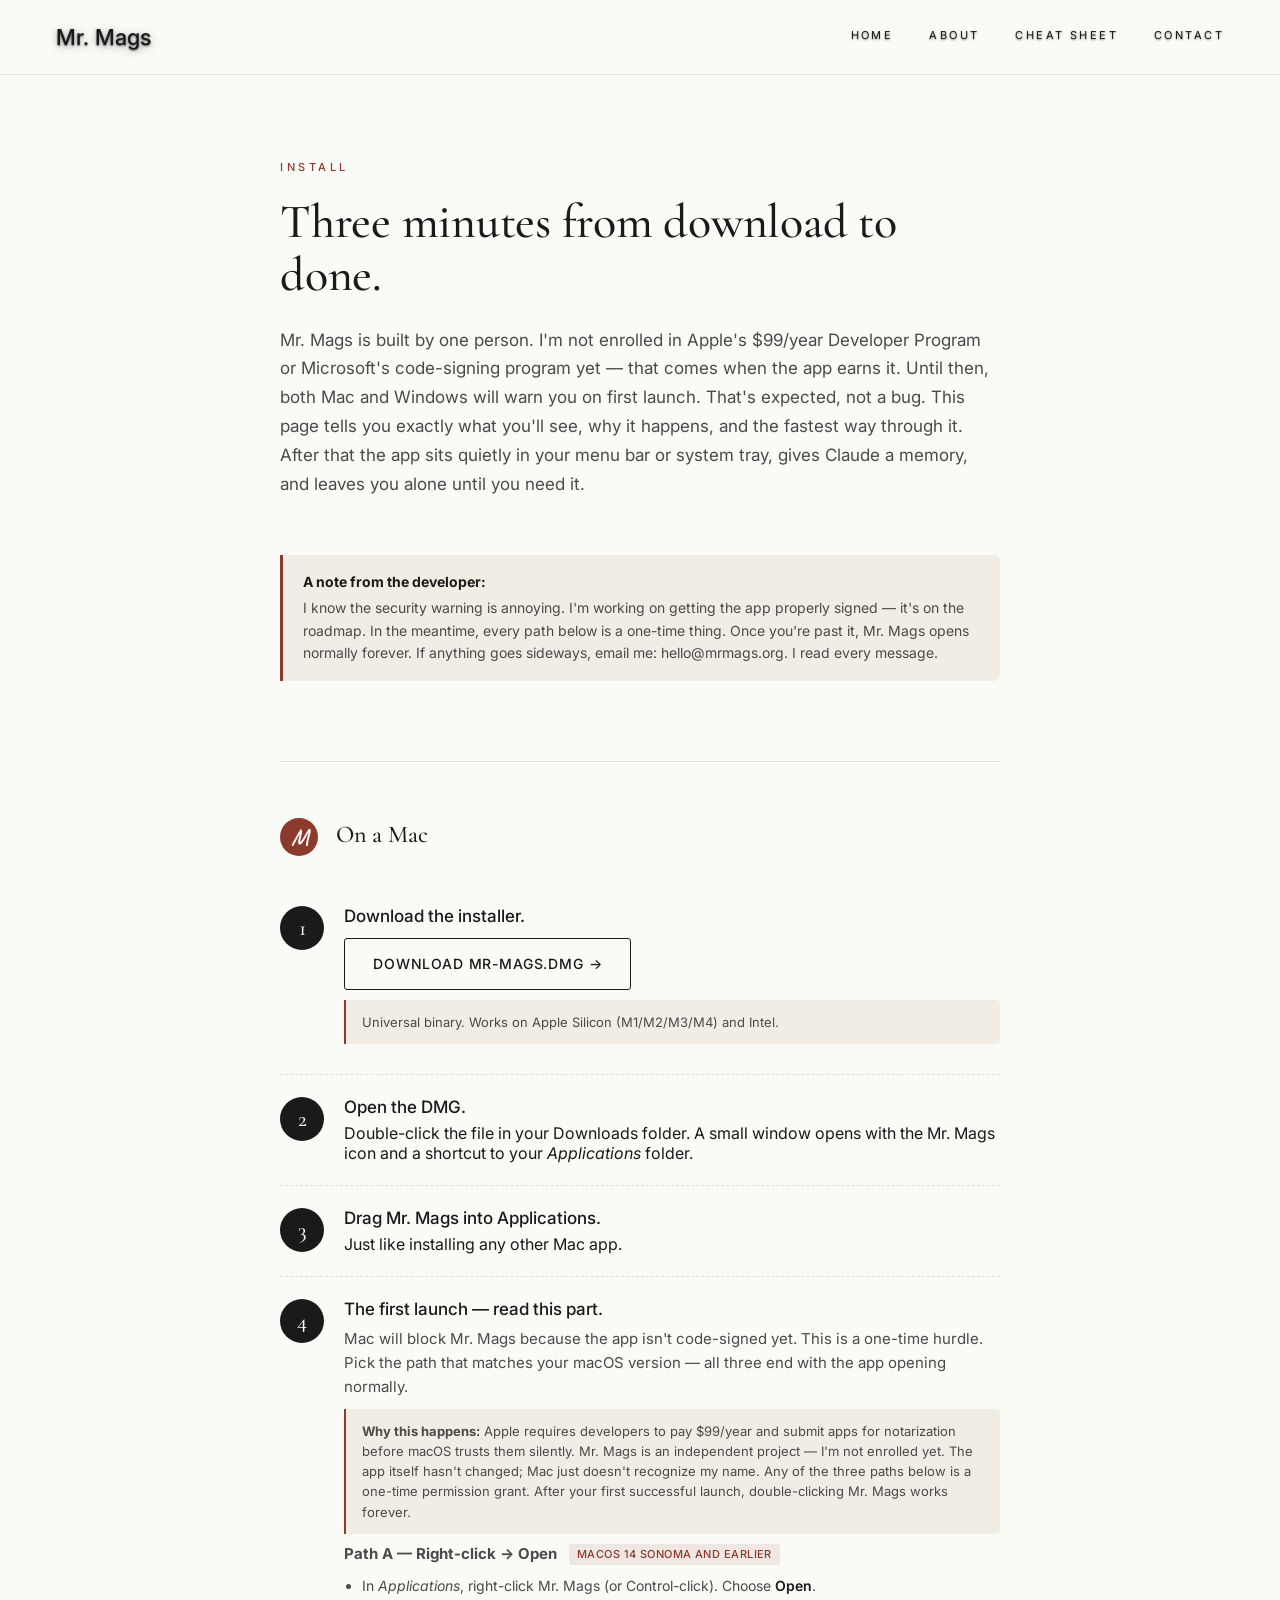
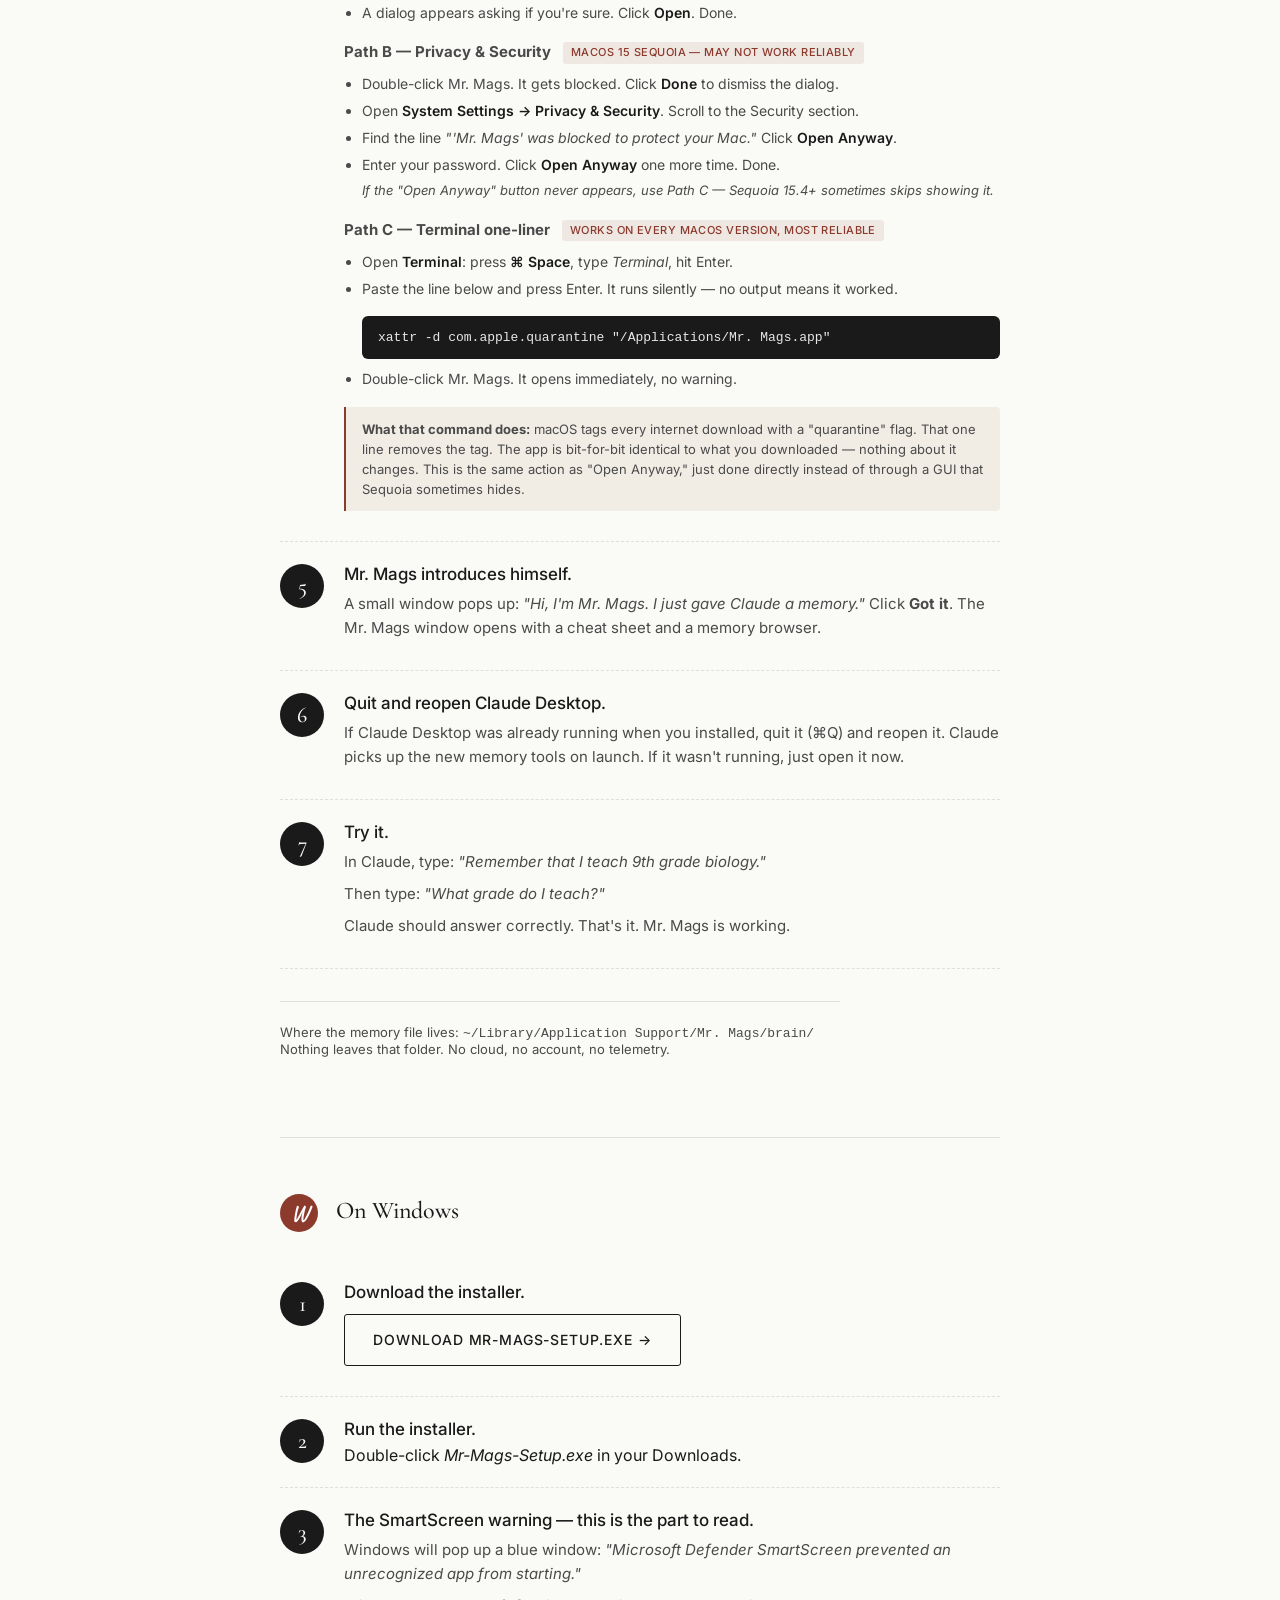
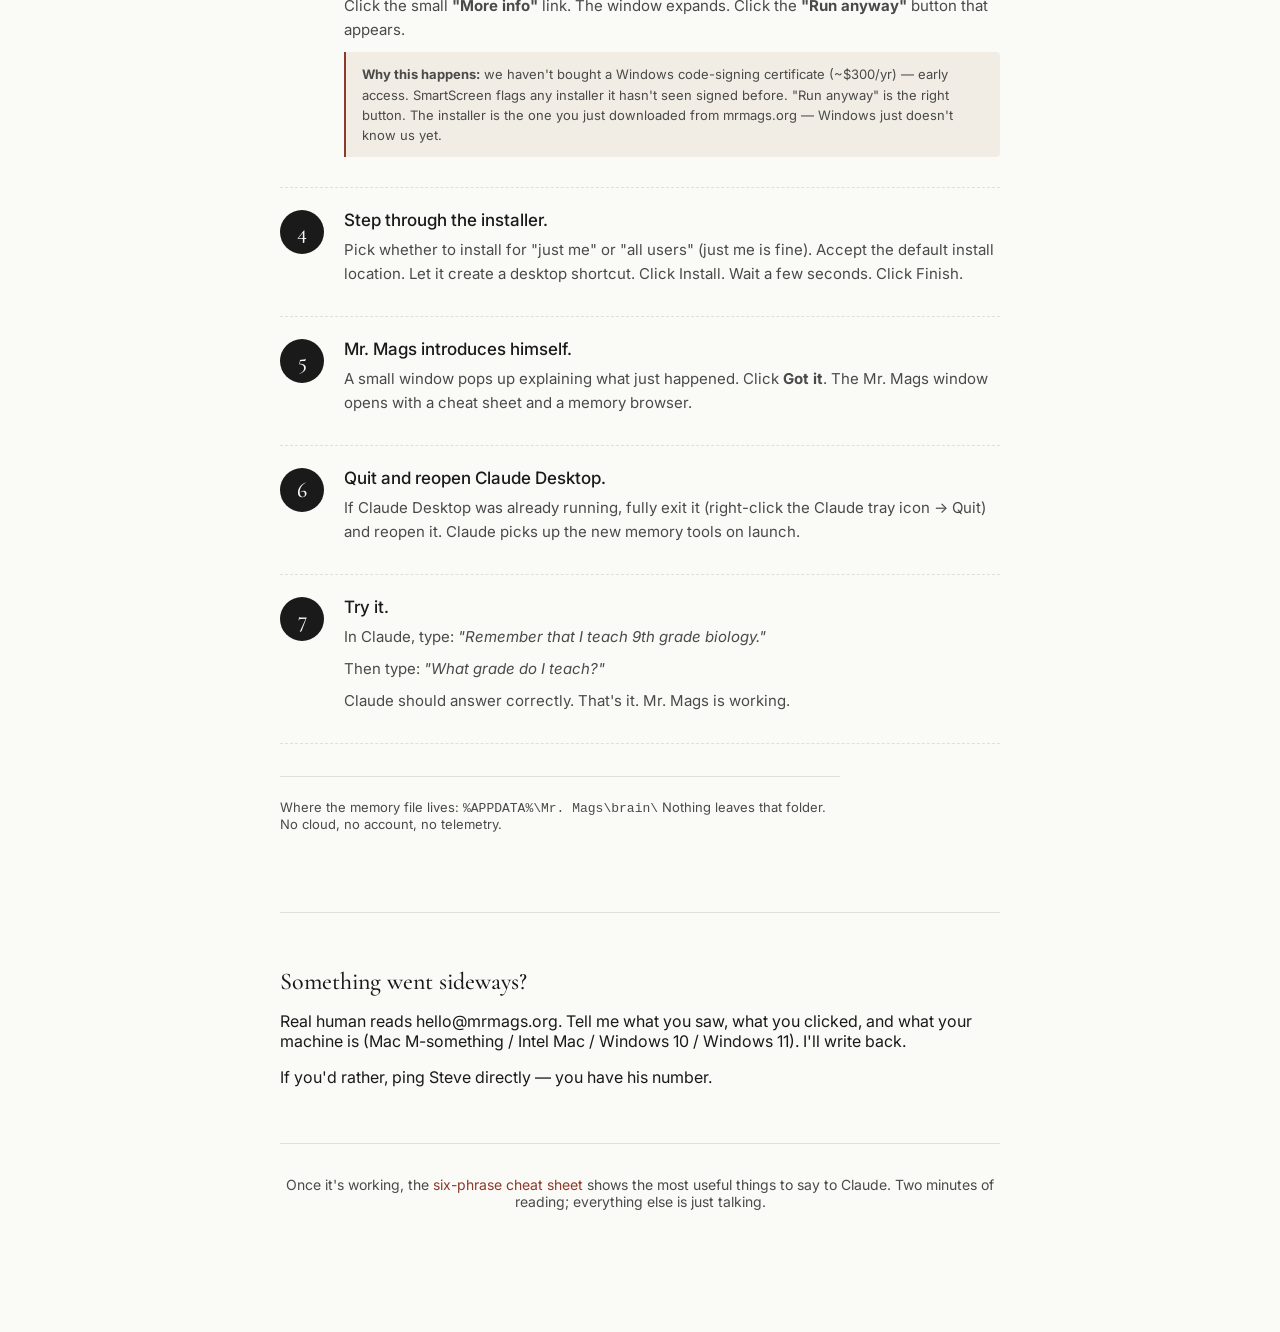
<file: install/index.html>
<!DOCTYPE html>
<html lang="en">
<head>
<meta charset="utf-8" />
<meta name="viewport" content="width=device-width, initial-scale=1" />
<title>Mr. Mags — Install</title>
<meta name="description" content="Step-by-step install for Mac and Windows. Free for everyone in early access." />
<link rel="icon" href="/favicon.ico" />
<link rel="preconnect" href="https://fonts.googleapis.com" />
<link rel="preconnect" href="https://fonts.gstatic.com" crossorigin />
<link rel="stylesheet" href="/assets/site.css?v=10" />
<link rel="stylesheet" href="/assets/start.css" />
</head>
<body class="start-body">

<header class="start-topbar">
  <a class="logo logo-dark" href="/" aria-label="Mr. Mags home">Mr. Mags</a>
  <nav class="nav nav-dark" aria-label="Primary">
    <a href="/">HOME</a>
    <a href="/#about">ABOUT</a>
    <a href="/start">CHEAT SHEET</a>
    <a href="mailto:hello@mrmags.org">CONTACT</a>
  </nav>
</header>

<main class="start-main">
  <div class="start-container">

    <span class="kicker">Install</span>
    <h1>Three minutes from download to done.</h1>
    <p class="lede">
      Mr. Mags is built by one person. I'm not enrolled in Apple's $99/year Developer Program or
      Microsoft's code-signing program yet — that comes when the app earns it. Until then, both Mac
      and Windows will warn you on first launch. That's expected, not a bug. This page tells you
      exactly what you'll see, why it happens, and the fastest way through it. After that the app
      sits quietly in your menu bar or system tray, gives Claude a memory, and leaves you alone
      until you need it.
    </p>

    <div class="solo-note">
      <strong>A note from the developer:</strong> I know the security warning is annoying.
      I'm working on getting the app properly signed — it's on the roadmap. In the meantime,
      every path below is a one-time thing. Once you're past it, Mr. Mags opens normally
      forever. If anything goes sideways, email me: <a href="mailto:hello@mrmags.org">hello@mrmags.org</a>.
      I read every message.
    </div>

    <hr class="rule" />

    <!-- ── MAC ──────────────────────────────────────────────── -->

    <section class="phrase-block">
      <h2><span class="num">M</span> On a Mac</h2>

      <ol class="install-steps">
        <li>
          <strong>Download the installer.</strong>
          <p>
            <a class="cta-link" href="/api/d/Mr-Mags.dmg">Download Mr-Mags.dmg →</a>
          </p>
          <p class="hint">Universal binary. Works on Apple Silicon (M1/M2/M3/M4) and Intel.</p>
        </li>

        <li>
          <strong>Open the DMG.</strong> Double-click the file in your Downloads folder. A small window
          opens with the Mr. Mags icon and a shortcut to your <em>Applications</em> folder.
        </li>

        <li>
          <strong>Drag Mr. Mags into Applications.</strong> Just like installing any other Mac app.
        </li>

        <li>
          <strong>The first launch — read this part.</strong>
          <p>
            Mac will block Mr. Mags because the app isn't code-signed yet. This is a one-time
            hurdle. Pick the path that matches your macOS version — all three end with the app
            opening normally.
          </p>

          <p class="hint">
            <strong>Why this happens:</strong> Apple requires developers to pay $99/year and submit
            apps for notarization before macOS trusts them silently. Mr. Mags is an independent
            project — I'm not enrolled yet. The app itself hasn't changed; Mac just doesn't
            recognize my name. Any of the three paths below is a one-time permission grant.
            After your first successful launch, double-clicking Mr. Mags works forever.
          </p>

          <p><strong>Path A — Right-click → Open</strong> <span class="path-badge">macOS 14 Sonoma and earlier</span></p>
          <ul class="sub-steps">
            <li>In <em>Applications</em>, right-click Mr. Mags (or Control-click). Choose <strong>Open</strong>.</li>
            <li>A dialog appears asking if you're sure. Click <strong>Open</strong>. Done.</li>
          </ul>

          <p><strong>Path B — Privacy &amp; Security</strong> <span class="path-badge">macOS 15 Sequoia — may not work reliably</span></p>
          <ul class="sub-steps">
            <li>Double-click Mr. Mags. It gets blocked. Click <strong>Done</strong> to dismiss the dialog.</li>
            <li>Open <strong>System Settings → Privacy &amp; Security</strong>. Scroll to the Security section.</li>
            <li>Find the line <em>"'Mr. Mags' was blocked to protect your Mac."</em> Click <strong>Open Anyway</strong>.</li>
            <li>Enter your password. Click <strong>Open Anyway</strong> one more time. Done.</li>
            <li class="hint-inline">If the "Open Anyway" button never appears, use Path C — Sequoia 15.4+ sometimes skips showing it.</li>
          </ul>

          <p><strong>Path C — Terminal one-liner</strong> <span class="path-badge">works on every macOS version, most reliable</span></p>
          <ul class="sub-steps">
            <li>Open <strong>Terminal</strong>: press <strong>⌘ Space</strong>, type <em>Terminal</em>, hit Enter.</li>
            <li>Paste the line below and press Enter. It runs silently — no output means it worked.</li>
          </ul>
          <pre class="terminal-cmd">xattr -d com.apple.quarantine "/Applications/Mr. Mags.app"</pre>
          <ul class="sub-steps">
            <li>Double-click Mr. Mags. It opens immediately, no warning.</li>
          </ul>
          <p class="hint">
            <strong>What that command does:</strong> macOS tags every internet download with a
            "quarantine" flag. That one line removes the tag. The app is bit-for-bit identical to
            what you downloaded — nothing about it changes. This is the same action as "Open
            Anyway," just done directly instead of through a GUI that Sequoia sometimes hides.
          </p>
        </li>

        <li>
          <strong>Mr. Mags introduces himself.</strong>
          <p>
            A small window pops up: <em>"Hi, I'm Mr. Mags. I just gave Claude a memory."</em> Click
            <strong>Got it</strong>. The Mr. Mags window opens with a cheat sheet and a memory browser.
          </p>
        </li>

        <li>
          <strong>Quit and reopen Claude Desktop.</strong>
          <p>
            If Claude Desktop was already running when you installed, quit it (⌘Q) and reopen it. Claude
            picks up the new memory tools on launch. If it wasn't running, just open it now.
          </p>
        </li>

        <li>
          <strong>Try it.</strong>
          <p>
            In Claude, type: <em>"Remember that I teach 9th grade biology."</em>
          </p>
          <p>
            Then type: <em>"What grade do I teach?"</em>
          </p>
          <p>
            Claude should answer correctly. That's it. Mr. Mags is working.
          </p>
        </li>
      </ol>

      <p class="aside small">
        Where the memory file lives: <code>~/Library/Application Support/Mr. Mags/brain/</code>
        Nothing leaves that folder. No cloud, no account, no telemetry.
      </p>
    </section>

    <hr class="rule" />

    <!-- ── WINDOWS ──────────────────────────────────────────── -->

    <section class="phrase-block">
      <h2><span class="num">W</span> On Windows</h2>

      <ol class="install-steps">
        <li>
          <strong>Download the installer.</strong>
          <p>
            <a class="cta-link" href="/api/d/Mr-Mags-Setup.exe">Download Mr-Mags-Setup.exe →</a>
          </p>
        </li>

        <li>
          <strong>Run the installer.</strong> Double-click <em>Mr-Mags-Setup.exe</em> in your Downloads.
        </li>

        <li>
          <strong>The SmartScreen warning — this is the part to read.</strong>
          <p>
            Windows will pop up a blue window: <em>"Microsoft Defender SmartScreen prevented an
            unrecognized app from starting."</em>
          </p>
          <p>
            Click the small <strong>"More info"</strong> link. The window expands. Click the
            <strong>"Run anyway"</strong> button that appears.
          </p>
          <p class="hint">
            <strong>Why this happens:</strong> we haven't bought a Windows code-signing certificate
            (~$300/yr) — early access. SmartScreen flags any installer it hasn't seen signed before.
            "Run anyway" is the right button. The installer is the one you just downloaded from
            mrmags.org — Windows just doesn't know us yet.
          </p>
        </li>

        <li>
          <strong>Step through the installer.</strong>
          <p>
            Pick whether to install for "just me" or "all users" (just me is fine). Accept the default
            install location. Let it create a desktop shortcut. Click Install. Wait a few seconds.
            Click Finish.
          </p>
        </li>

        <li>
          <strong>Mr. Mags introduces himself.</strong>
          <p>
            A small window pops up explaining what just happened. Click <strong>Got it</strong>. The
            Mr. Mags window opens with a cheat sheet and a memory browser.
          </p>
        </li>

        <li>
          <strong>Quit and reopen Claude Desktop.</strong>
          <p>
            If Claude Desktop was already running, fully exit it (right-click the Claude tray icon →
            Quit) and reopen it. Claude picks up the new memory tools on launch.
          </p>
        </li>

        <li>
          <strong>Try it.</strong>
          <p>
            In Claude, type: <em>"Remember that I teach 9th grade biology."</em>
          </p>
          <p>
            Then type: <em>"What grade do I teach?"</em>
          </p>
          <p>
            Claude should answer correctly. That's it. Mr. Mags is working.
          </p>
        </li>
      </ol>

      <p class="aside small">
        Where the memory file lives: <code>%APPDATA%\Mr. Mags\brain\</code>
        Nothing leaves that folder. No cloud, no account, no telemetry.
      </p>
    </section>

    <hr class="rule" />

    <section class="phrase-block">
      <h2>Something went sideways?</h2>
      <p>
        Real human reads <a href="mailto:hello@mrmags.org">hello@mrmags.org</a>. Tell me what you saw,
        what you clicked, and what your machine is (Mac M-something / Intel Mac / Windows 10 / Windows
        11). I'll write back.
      </p>
      <p>
        If you'd rather, ping Steve directly — you have his number.
      </p>
    </section>

    <p class="signoff">
      Once it's working, the <a href="/start">six-phrase cheat sheet</a> shows the most useful things to
      say to Claude. Two minutes of reading; everything else is just talking.
    </p>

  </div>
</main>

<style>
.install-steps {
  list-style: none;
  counter-reset: step;
  margin: 28px 0;
  padding: 0;
}

.install-steps > li {
  counter-increment: step;
  position: relative;
  padding: 22px 0 22px 64px;
  border-bottom: 1px dashed var(--rule);
}

.install-steps > li::before {
  content: counter(step);
  position: absolute;
  left: 0;
  top: 22px;
  width: 44px;
  height: 44px;
  background: var(--ink);
  color: var(--paper);
  border-radius: 50%;
  display: flex;
  align-items: center;
  justify-content: center;
  font-family: "Cormorant Garamond", serif;
  font-weight: 500;
  font-size: 22px;
}

.install-steps > li > strong {
  display: block;
  font-size: 17px;
  font-weight: 500;
  color: var(--ink);
  margin-bottom: 6px;
}

.install-steps > li > p {
  margin: 8px 0;
  font-size: 15px;
  line-height: 1.6;
  color: var(--ink-soft);
}

.install-steps > li > p em { font-style: italic; }

.install-steps .hint {
  margin-top: 10px;
  padding: 12px 16px;
  background: var(--paper-alt);
  border-left: 2px solid var(--accent);
  border-radius: 0 4px 4px 0;
  font-size: 13px;
  line-height: 1.55;
  color: var(--ink-soft);
}

.install-steps code {
  font-family: "SF Mono", Menlo, Consolas, monospace;
  font-size: 12px;
  background: rgba(140, 58, 44, 0.08);
  padding: 2px 6px;
  border-radius: 3px;
  color: var(--ink);
}

.sub-steps {
  margin: 8px 0 16px 18px;
  padding: 0;
  list-style: disc;
  font-size: 14px;
  line-height: 1.65;
  color: var(--ink-soft);
}

.sub-steps li {
  margin: 4px 0;
}

.sub-steps li em { font-style: italic; }
.sub-steps li strong { font-weight: 600; color: var(--ink); }

.phrase-block h2 .num {
  display: inline-block;
  width: 38px;
  height: 38px;
  background: var(--accent);
  color: #fff;
  border-radius: 50%;
  font-family: "Caveat", cursive;
  font-weight: 600;
  font-size: 24px;
  text-align: center;
  line-height: 38px;
  margin-right: 12px;
  vertical-align: middle;
}

.cta-link[href$=".dmg"],
.cta-link[href$=".exe"] {
  font-family: "Inter", sans-serif;
  font-size: 14px;
  letter-spacing: 0.06em;
  margin-top: 4px;
}

.solo-note {
  margin: 24px 0 32px;
  padding: 16px 20px;
  background: var(--paper-alt);
  border-left: 3px solid var(--accent);
  border-radius: 0 6px 6px 0;
  font-size: 14px;
  line-height: 1.6;
  color: var(--ink-soft);
}

.solo-note strong {
  color: var(--ink);
  display: block;
  margin-bottom: 4px;
}

.path-badge {
  display: inline-block;
  font-size: 11px;
  font-family: "Inter", sans-serif;
  font-weight: 500;
  letter-spacing: 0.04em;
  text-transform: uppercase;
  background: rgba(140, 58, 44, 0.1);
  color: var(--accent);
  padding: 2px 8px;
  border-radius: 3px;
  margin-left: 8px;
  vertical-align: middle;
}

.hint-inline {
  font-size: 13px;
  color: var(--ink-soft);
  font-style: italic;
  list-style: none;
  margin-top: 6px;
}

.terminal-cmd {
  font-family: "SF Mono", Menlo, Consolas, monospace;
  font-size: 13px;
  background: #1a1a1a;
  color: #e8e8e8;
  padding: 12px 16px;
  border-radius: 6px;
  margin: 8px 0 8px 18px;
  overflow-x: auto;
  white-space: pre;
  line-height: 1.5;
}
</style>

</body>
</html>
</file>
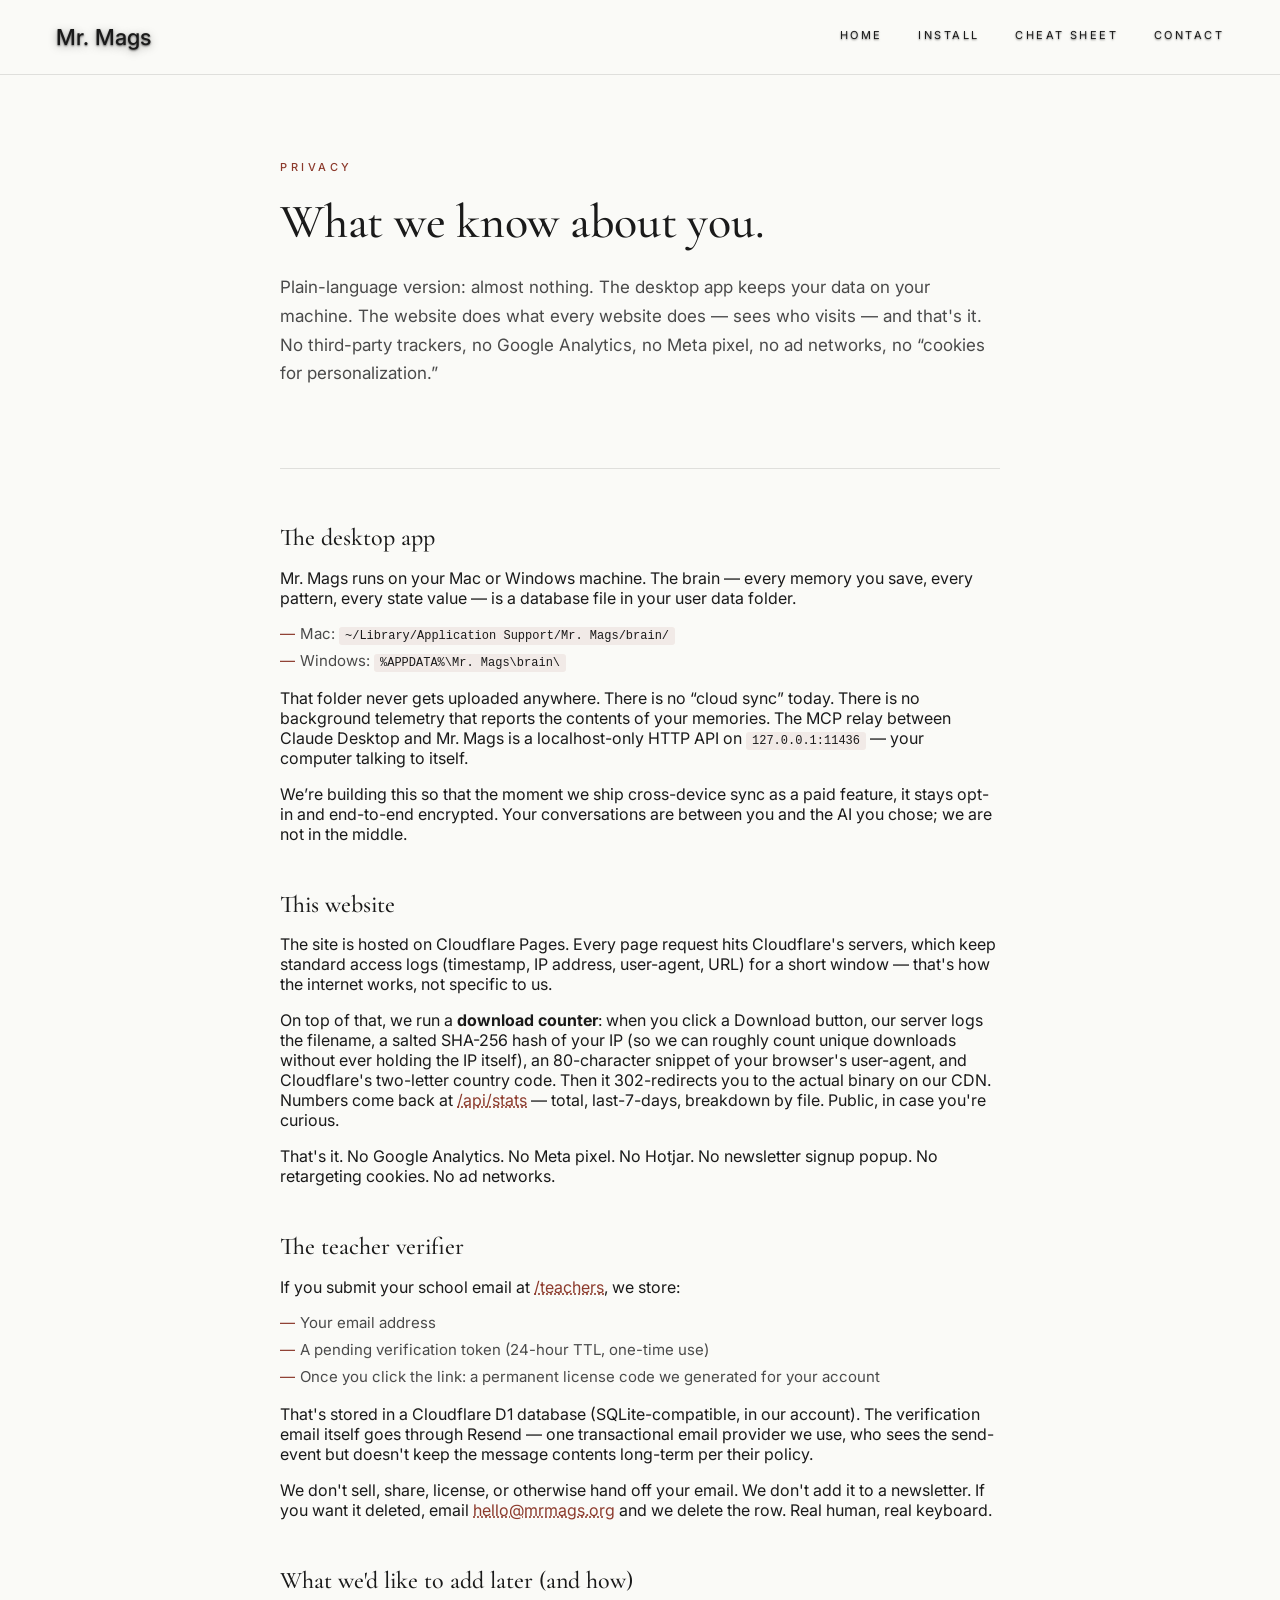
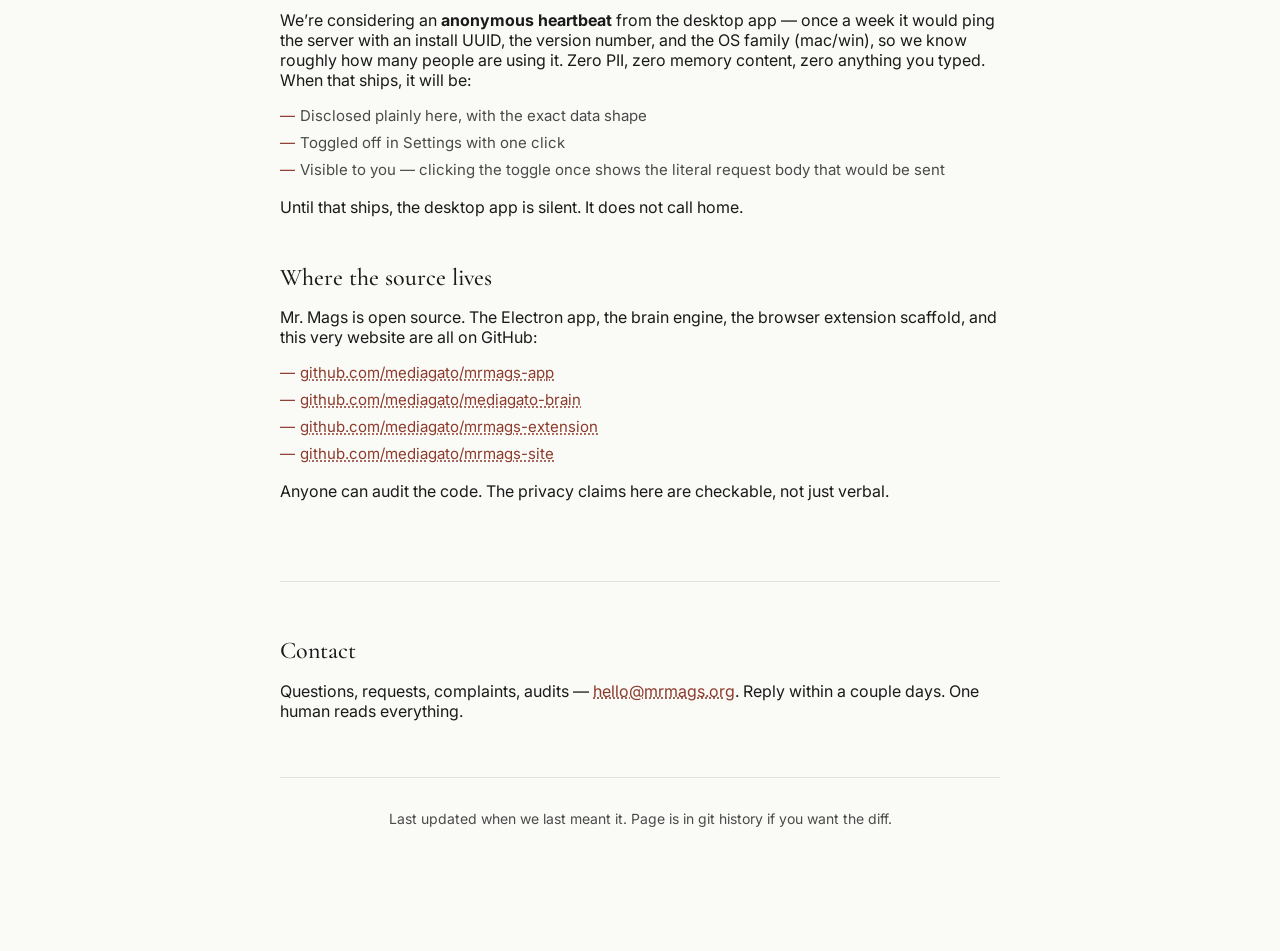
<file: privacy/index.html>
<!DOCTYPE html>
<html lang="en">
<head>
<meta charset="utf-8" />
<meta name="viewport" content="width=device-width, initial-scale=1" />
<title>Mr. Mags — Privacy</title>
<meta name="description" content="What we collect (almost nothing), what we don't (your conversations), and why." />
<link rel="icon" href="/favicon.ico" />
<link rel="preconnect" href="https://fonts.googleapis.com" />
<link rel="preconnect" href="https://fonts.gstatic.com" crossorigin />
<link rel="stylesheet" href="/assets/site.css?v=10" />
<link rel="stylesheet" href="/assets/start.css" />
</head>
<body class="start-body">

<header class="start-topbar">
  <a class="logo logo-dark" href="/" aria-label="Mr. Mags home">Mr. Mags</a>
  <nav class="nav nav-dark" aria-label="Primary">
    <a href="/">HOME</a>
    <a href="/install">INSTALL</a>
    <a href="/start">CHEAT SHEET</a>
    <a href="mailto:hello@mrmags.org">CONTACT</a>
  </nav>
</header>

<main class="start-main">
  <div class="start-container">

    <span class="kicker">Privacy</span>
    <h1>What we know about you.</h1>
    <p class="lede">
      Plain-language version: almost nothing. The desktop app keeps your data on your machine. The
      website does what every website does — sees who visits — and that's it. No third-party trackers,
      no Google Analytics, no Meta pixel, no ad networks, no &ldquo;cookies for personalization.&rdquo;
    </p>

    <hr class="rule" />

    <section class="phrase-block">
      <h2>The desktop app</h2>
      <p>
        Mr. Mags runs on your Mac or Windows machine. The brain — every memory you save, every pattern,
        every state value — is a database file in your user data folder.
      </p>
      <ul class="plain-list">
        <li>Mac: <code>~/Library/Application Support/Mr. Mags/brain/</code></li>
        <li>Windows: <code>%APPDATA%\Mr. Mags\brain\</code></li>
      </ul>
      <p>
        That folder never gets uploaded anywhere. There is no &ldquo;cloud sync&rdquo; today. There is no
        background telemetry that reports the contents of your memories. The MCP relay between Claude
        Desktop and Mr. Mags is a localhost-only HTTP API on <code>127.0.0.1:11436</code> — your computer
        talking to itself.
      </p>
      <p class="aside-line">
        We&rsquo;re building this so that the moment we ship cross-device sync as a paid feature, it
        stays opt-in and end-to-end encrypted. Your conversations are between you and the AI you chose;
        we are not in the middle.
      </p>
    </section>

    <section class="phrase-block">
      <h2>This website</h2>
      <p>
        The site is hosted on Cloudflare Pages. Every page request hits Cloudflare's servers, which keep
        standard access logs (timestamp, IP address, user-agent, URL) for a short window — that's how the
        internet works, not specific to us.
      </p>
      <p>
        On top of that, we run a <strong>download counter</strong>: when you click a Download button, our
        server logs the filename, a salted SHA-256 hash of your IP (so we can roughly count unique
        downloads without ever holding the IP itself), an 80-character snippet of your browser's
        user-agent, and Cloudflare's two-letter country code. Then it 302-redirects you to the actual
        binary on our CDN. Numbers come back at <a href="/api/stats">/api/stats</a> — total, last-7-days,
        breakdown by file. Public, in case you're curious.
      </p>
      <p>
        That's it. No Google Analytics. No Meta pixel. No Hotjar. No newsletter signup popup. No
        retargeting cookies. No ad networks.
      </p>
    </section>

    <section class="phrase-block">
      <h2>The teacher verifier</h2>
      <p>
        If you submit your school email at <a href="/teachers">/teachers</a>, we store:
      </p>
      <ul class="plain-list">
        <li>Your email address</li>
        <li>A pending verification token (24-hour TTL, one-time use)</li>
        <li>Once you click the link: a permanent license code we generated for your account</li>
      </ul>
      <p>
        That's stored in a Cloudflare D1 database (SQLite-compatible, in our account). The verification
        email itself goes through Resend — one transactional email provider we use, who sees the
        send-event but doesn't keep the message contents long-term per their policy.
      </p>
      <p>
        We don't sell, share, license, or otherwise hand off your email. We don't add it to a newsletter.
        If you want it deleted, email <a href="mailto:hello@mrmags.org">hello@mrmags.org</a> and we
        delete the row. Real human, real keyboard.
      </p>
    </section>

    <section class="phrase-block">
      <h2>What we'd like to add later (and how)</h2>
      <p>
        We&rsquo;re considering an <strong>anonymous heartbeat</strong> from the desktop app — once
        a week it would ping the server with an install UUID, the version number, and the OS family
        (mac/win), so we know roughly how many people are using it. Zero PII, zero memory content, zero
        anything you typed. When that ships, it will be:
      </p>
      <ul class="plain-list">
        <li>Disclosed plainly here, with the exact data shape</li>
        <li>Toggled off in Settings with one click</li>
        <li>Visible to you — clicking the toggle once shows the literal request body that would be sent</li>
      </ul>
      <p>
        Until that ships, the desktop app is silent. It does not call home.
      </p>
    </section>

    <section class="phrase-block">
      <h2>Where the source lives</h2>
      <p>
        Mr. Mags is open source. The Electron app, the brain engine, the browser extension scaffold,
        and this very website are all on GitHub:
      </p>
      <ul class="plain-list">
        <li><a href="https://github.com/mediagato/mrmags-app">github.com/mediagato/mrmags-app</a></li>
        <li><a href="https://github.com/mediagato/mediagato-brain">github.com/mediagato/mediagato-brain</a></li>
        <li><a href="https://github.com/mediagato/mrmags-extension">github.com/mediagato/mrmags-extension</a></li>
        <li><a href="https://github.com/mediagato/mrmags-site">github.com/mediagato/mrmags-site</a></li>
      </ul>
      <p>
        Anyone can audit the code. The privacy claims here are checkable, not just verbal.
      </p>
    </section>

    <hr class="rule" />

    <section class="phrase-block">
      <h2>Contact</h2>
      <p>
        Questions, requests, complaints, audits — <a href="mailto:hello@mrmags.org">hello@mrmags.org</a>.
        Reply within a couple days. One human reads everything.
      </p>
    </section>

    <p class="signoff">
      Last updated when we last meant it. Page is in git history if you want the diff.
    </p>

  </div>
</main>

<style>
.plain-list {
  list-style: none;
  margin: 0 0 18px;
  padding-left: 0;
}
.plain-list li {
  font-size: 15px;
  color: var(--ink-soft);
  margin: 0 0 8px;
  padding-left: 20px;
  position: relative;
}
.plain-list li::before {
  content: "—";
  position: absolute;
  left: 0;
  color: var(--accent);
}
.plain-list code {
  font-family: "SF Mono", Menlo, Consolas, monospace;
  font-size: 12px;
  background: rgba(140, 58, 44, 0.08);
  padding: 2px 6px;
  border-radius: 3px;
  color: var(--ink);
}
.plain-list a {
  color: var(--accent);
  text-decoration: underline;
  text-decoration-style: dotted;
}
.plain-list a:hover {
  text-decoration-style: solid;
}
.phrase-block code {
  font-family: "SF Mono", Menlo, Consolas, monospace;
  font-size: 12px;
  background: rgba(140, 58, 44, 0.08);
  padding: 2px 6px;
  border-radius: 3px;
}
.phrase-block a {
  color: var(--accent);
  text-decoration: underline;
  text-decoration-style: dotted;
}
.phrase-block a:hover { text-decoration-style: solid; }
</style>

</body>
</html>
</file>
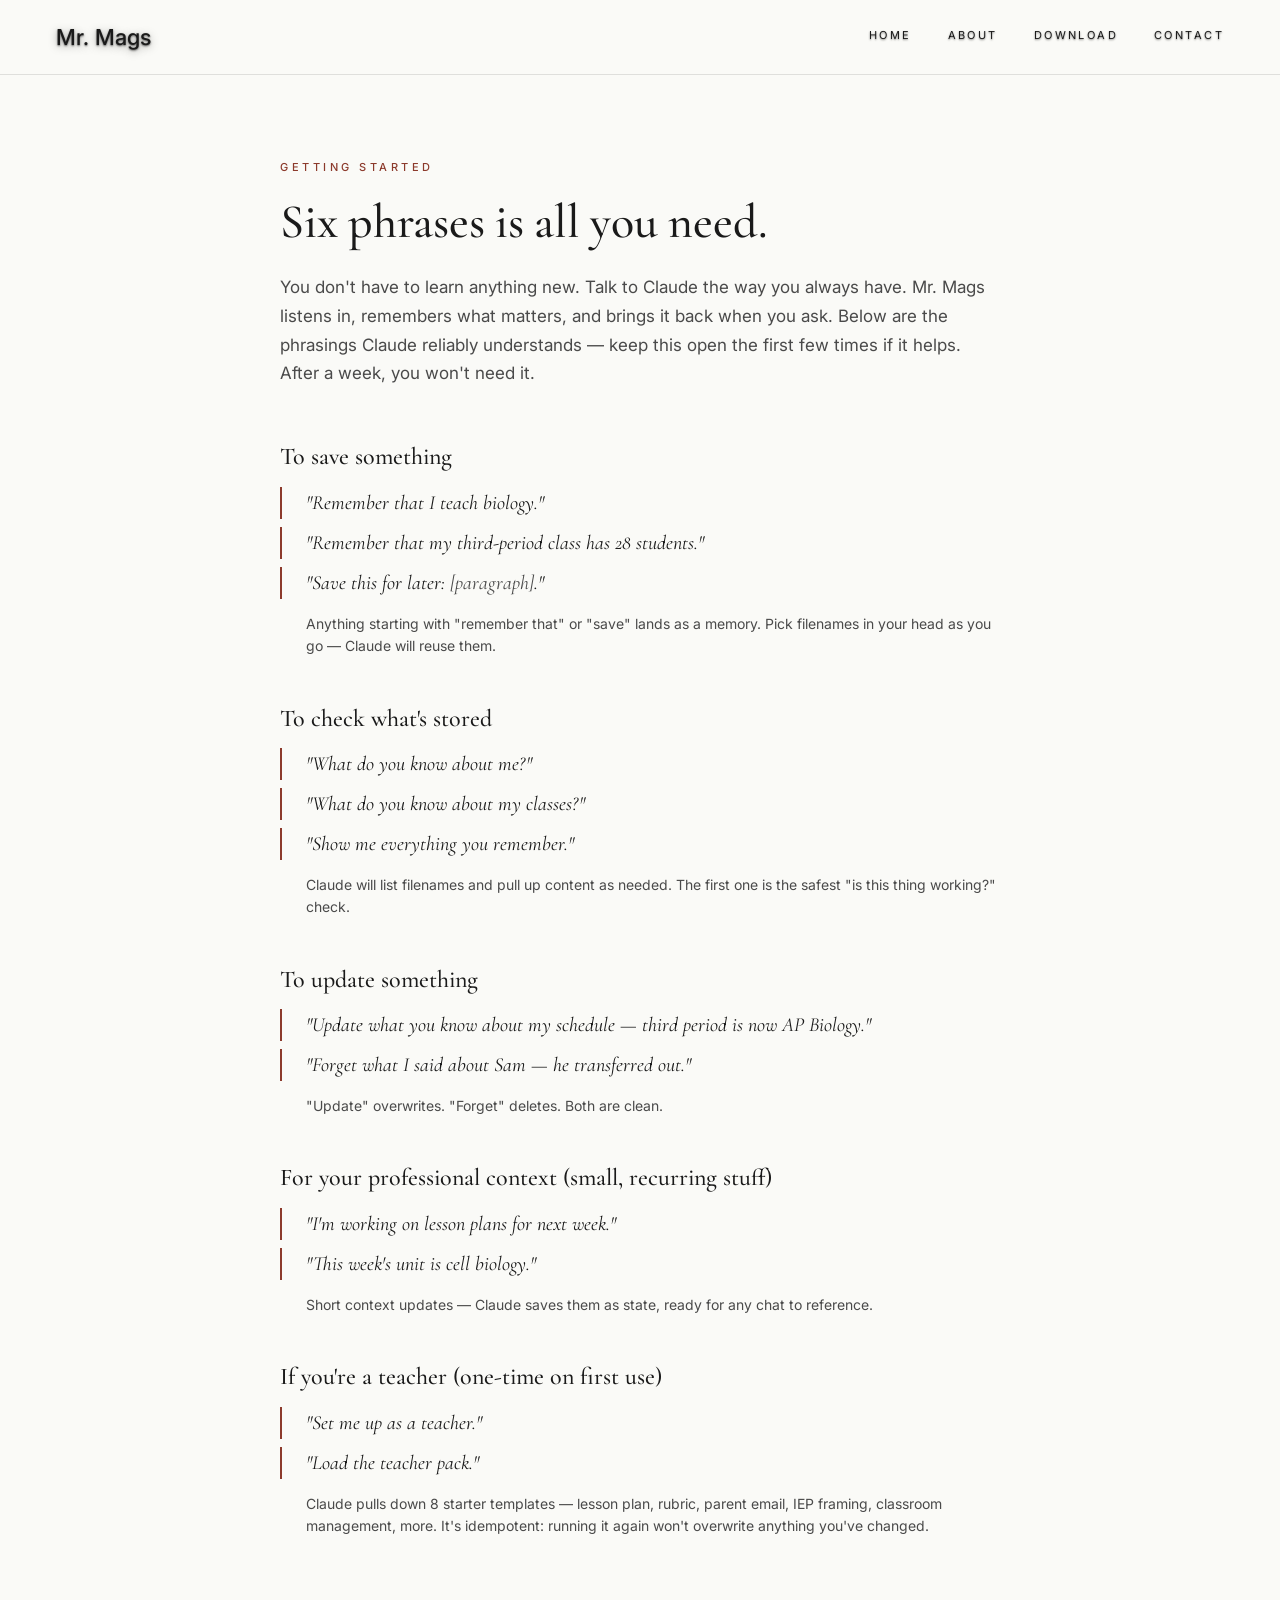
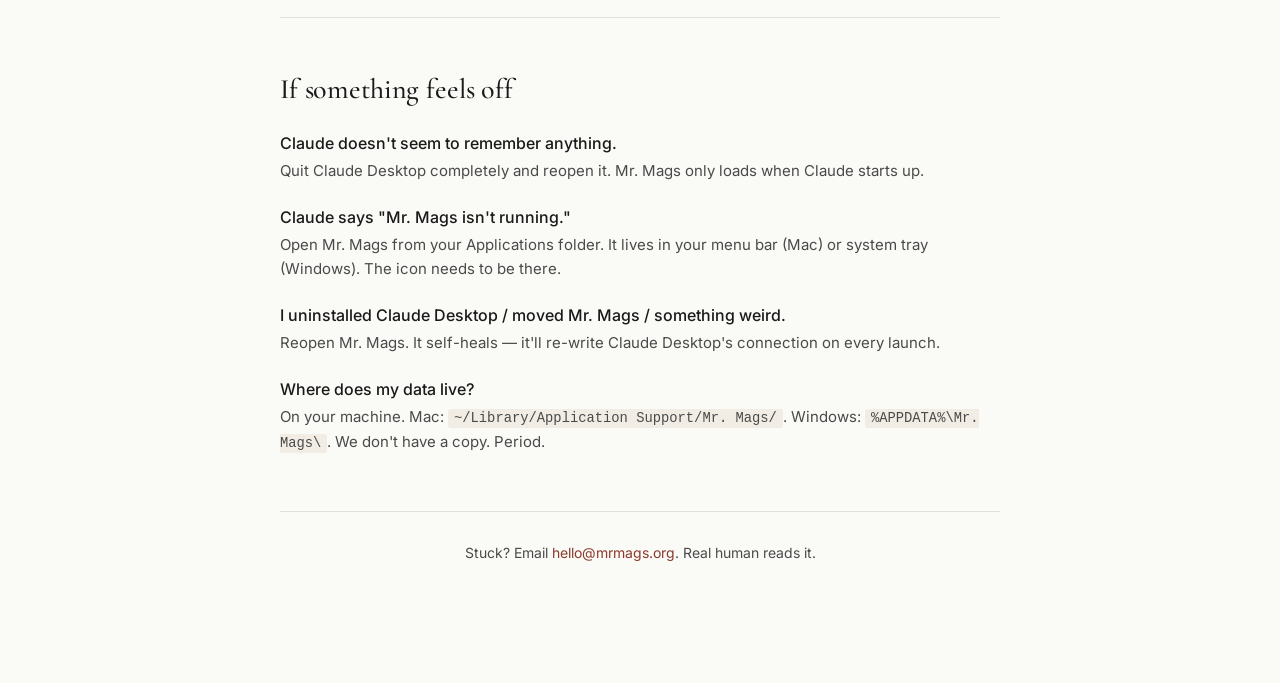
<file: start/index.html>
<!DOCTYPE html>
<html lang="en">
<head>
<meta charset="utf-8" />
<meta name="viewport" content="width=device-width, initial-scale=1" />
<title>Mr. Mags — How to use it</title>
<meta name="description" content="A one-page guide to talking with Claude through Mr. Mags. Six phrases is all you need." />
<link rel="icon" href="/favicon.ico" />
<link rel="preconnect" href="https://fonts.googleapis.com" />
<link rel="preconnect" href="https://fonts.gstatic.com" crossorigin />
<link rel="stylesheet" href="/assets/site.css" />
<link rel="stylesheet" href="/assets/start.css" />
</head>
<body class="start-body">

<header class="start-topbar">
  <a class="logo logo-dark" href="/" aria-label="Mr. Mags home">Mr. Mags</a>
  <nav class="nav nav-dark" aria-label="Primary">
    <a href="/">HOME</a>
    <a href="/#about">ABOUT</a>
    <a href="/#download">DOWNLOAD</a>
    <a href="mailto:hello@mrmags.org">CONTACT</a>
  </nav>
</header>

<main class="start-main">
  <div class="start-container">

    <span class="kicker">Getting started</span>
    <h1>Six phrases is all you need.</h1>
    <p class="lede">
      You don't have to learn anything new. Talk to Claude the way you always have. Mr. Mags listens
      in, remembers what matters, and brings it back when you ask. Below are the phrasings Claude
      reliably understands — keep this open the first few times if it helps. After a week, you won't
      need it.
    </p>

    <section class="phrase-block">
      <h2>To save something</h2>
      <p class="phrase">"Remember that I teach biology."</p>
      <p class="phrase">"Remember that my third-period class has 28 students."</p>
      <p class="phrase">"Save this for later: <em>[paragraph]</em>."</p>
      <p class="meta">Anything starting with "remember that" or "save" lands as a memory. Pick filenames in your head as you go — Claude will reuse them.</p>
    </section>

    <section class="phrase-block">
      <h2>To check what's stored</h2>
      <p class="phrase">"What do you know about me?"</p>
      <p class="phrase">"What do you know about my classes?"</p>
      <p class="phrase">"Show me everything you remember."</p>
      <p class="meta">Claude will list filenames and pull up content as needed. The first one is the safest "is this thing working?" check.</p>
    </section>

    <section class="phrase-block">
      <h2>To update something</h2>
      <p class="phrase">"Update what you know about my schedule — third period is now AP Biology."</p>
      <p class="phrase">"Forget what I said about Sam — he transferred out."</p>
      <p class="meta">"Update" overwrites. "Forget" deletes. Both are clean.</p>
    </section>

    <section class="phrase-block">
      <h2>For your professional context (small, recurring stuff)</h2>
      <p class="phrase">"I'm working on lesson plans for next week."</p>
      <p class="phrase">"This week's unit is cell biology."</p>
      <p class="meta">Short context updates — Claude saves them as state, ready for any chat to reference.</p>
    </section>

    <section class="phrase-block">
      <h2>If you're a teacher (one-time on first use)</h2>
      <p class="phrase">"Set me up as a teacher."</p>
      <p class="phrase">"Load the teacher pack."</p>
      <p class="meta">Claude pulls down 8 starter templates — lesson plan, rubric, parent email, IEP framing, classroom management, more. It's idempotent: running it again won't overwrite anything you've changed.</p>
    </section>

    <hr class="rule" />

    <section class="troubleshoot">
      <h2>If something feels off</h2>
      <dl>
        <dt>Claude doesn't seem to remember anything.</dt>
        <dd>Quit Claude Desktop completely and reopen it. Mr. Mags only loads when Claude starts up.</dd>

        <dt>Claude says "Mr. Mags isn't running."</dt>
        <dd>Open Mr. Mags from your Applications folder. It lives in your menu bar (Mac) or system tray (Windows). The icon needs to be there.</dd>

        <dt>I uninstalled Claude Desktop / moved Mr. Mags / something weird.</dt>
        <dd>Reopen Mr. Mags. It self-heals — it'll re-write Claude Desktop's connection on every launch.</dd>

        <dt>Where does my data live?</dt>
        <dd>On your machine. Mac: <code>~/Library/Application Support/Mr. Mags/</code>. Windows: <code>%APPDATA%\Mr. Mags\</code>. We don't have a copy. Period.</dd>
      </dl>
    </section>

    <p class="signoff">
      Stuck? Email <a href="mailto:hello@mrmags.org">hello@mrmags.org</a>. Real human reads it.
    </p>

  </div>
</main>

</body>
</html>
</file>
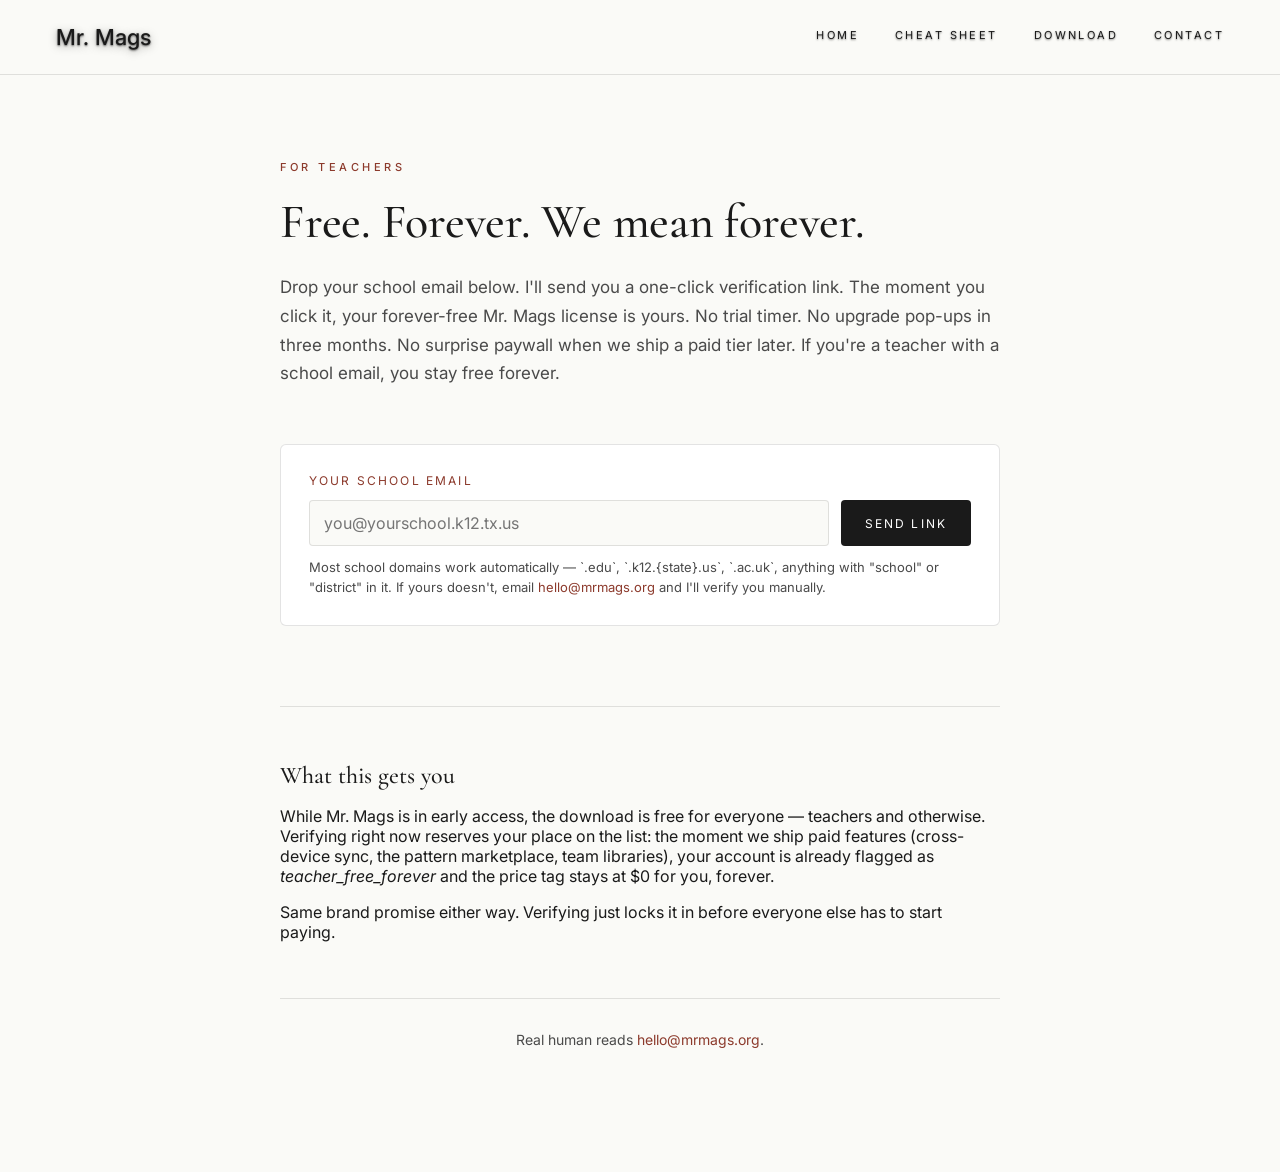
<file: teachers/index.html>
<!DOCTYPE html>
<html lang="en">
<head>
<meta charset="utf-8" />
<meta name="viewport" content="width=device-width, initial-scale=1" />
<title>Mr. Mags — Free for Teachers, Forever.</title>
<meta name="description" content="Verify your school email and your forever-free Mr. Mags license is yours. No expiry, no fine print." />
<link rel="icon" href="/favicon.ico" />
<link rel="preconnect" href="https://fonts.googleapis.com" />
<link rel="preconnect" href="https://fonts.gstatic.com" crossorigin />
<link rel="stylesheet" href="/assets/site.css?v=10" />
<link rel="stylesheet" href="/assets/start.css" />
</head>
<body class="start-body">

<header class="start-topbar">
  <a class="logo logo-dark" href="/" aria-label="Mr. Mags home">Mr. Mags</a>
  <nav class="nav nav-dark" aria-label="Primary">
    <a href="/">HOME</a>
    <a href="/start">CHEAT SHEET</a>
    <a href="/#download">DOWNLOAD</a>
    <a href="mailto:hello@mrmags.org">CONTACT</a>
  </nav>
</header>

<main class="start-main">
  <div class="start-container">

    <span class="kicker">For Teachers</span>
    <h1>Free. Forever. We mean forever.</h1>
    <p class="lede">
      Drop your school email below. I'll send you a one-click verification link. The moment
      you click it, your forever-free Mr. Mags license is yours. No trial timer. No upgrade
      pop-ups in three months. No surprise paywall when we ship a paid tier later. If you're
      a teacher with a school email, you stay free forever.
    </p>

    <form class="teacher-form" id="form">
      <label for="email">Your school email</label>
      <div class="form-row">
        <input id="email" type="email" name="email" placeholder="you@yourschool.k12.tx.us" required autocomplete="email" />
        <button type="submit">Send link</button>
      </div>
      <p class="hint">Most school domains work automatically — `.edu`, `.k12.{state}.us`, `.ac.uk`, anything with "school" or "district" in it. If yours doesn't, email <a href="mailto:hello@mrmags.org">hello@mrmags.org</a> and I'll verify you manually.</p>
    </form>

    <div id="result" class="result" hidden></div>

    <hr class="rule" />

    <section class="phrase-block">
      <h2>What this gets you</h2>
      <p>
        While Mr. Mags is in early access, the download is free for everyone — teachers and otherwise.
        Verifying right now reserves your place on the list: the moment we ship paid features
        (cross-device sync, the pattern marketplace, team libraries), your account is already flagged
        as <em>teacher_free_forever</em> and the price tag stays at $0 for you, forever.
      </p>
      <p>
        Same brand promise either way. Verifying just locks it in before everyone else has to start
        paying.
      </p>
    </section>

    <p class="signoff">
      Real human reads <a href="mailto:hello@mrmags.org">hello@mrmags.org</a>.
    </p>

  </div>
</main>

<style>
.teacher-form {
  margin: 36px 0 24px;
  background: #fff;
  border: 1px solid var(--rule);
  border-radius: 6px;
  padding: 28px;
}

.teacher-form label {
  display: block;
  font-size: 12px;
  letter-spacing: 0.18em;
  text-transform: uppercase;
  color: var(--accent);
  margin-bottom: 12px;
}

.form-row {
  display: flex;
  gap: 12px;
  align-items: stretch;
  margin-bottom: 12px;
}

.form-row input {
  flex: 1;
  padding: 12px 14px;
  border: 1px solid var(--rule);
  border-radius: 4px;
  font: inherit;
  font-size: 16px;
  color: var(--ink);
  background: #fafaf7;
}

.form-row input:focus {
  outline: 2px solid var(--accent);
  outline-offset: -2px;
  background: #fff;
}

.form-row button {
  padding: 12px 24px;
  background: var(--ink);
  color: #fff;
  border: 0;
  border-radius: 4px;
  font: inherit;
  font-size: 12px;
  letter-spacing: 0.18em;
  text-transform: uppercase;
  cursor: pointer;
}

.form-row button:hover { background: var(--accent); }
.form-row button:disabled { opacity: 0.4; cursor: progress; }

.hint {
  font-size: 13px;
  line-height: 1.5;
  color: var(--ink-soft);
  margin: 0;
}

.hint a { color: var(--accent); }

.result {
  margin: 0 0 24px;
  padding: 16px 20px;
  border-radius: 4px;
  font-size: 15px;
  line-height: 1.5;
}
.result.success { background: #f0f4ec; color: #2c5a2c; border: 1px solid #c8d8c0; }
.result.error   { background: #fcf0ed; color: #823020; border: 1px solid #e6c4b8; }

@media (max-width: 600px) {
  .form-row { flex-direction: column; }
}
</style>

<script>
const form = document.getElementById('form');
const emailInput = document.getElementById('email');
const button = form.querySelector('button');
const result = document.getElementById('result');

form.addEventListener('submit', async (e) => {
  e.preventDefault();
  result.hidden = true;
  button.disabled = true;
  button.textContent = 'Sending…';
  try {
    const r = await fetch('/api/teachers/request', {
      method: 'POST',
      headers: { 'content-type': 'application/json' },
      body: JSON.stringify({ email: emailInput.value }),
    });
    const data = await r.json();
    if (data.ok) {
      result.className = 'result success';
      result.textContent = data.message || "Check your email for a verification link.";
    } else {
      result.className = 'result error';
      result.textContent = data.message || data.error || 'Something went wrong.';
    }
  } catch (err) {
    result.className = 'result error';
    result.textContent = 'Network error. Try again, or email hello@mrmags.org.';
  } finally {
    result.hidden = false;
    button.disabled = false;
    button.textContent = 'Send link';
  }
});
</script>

</body>
</html>
</file>
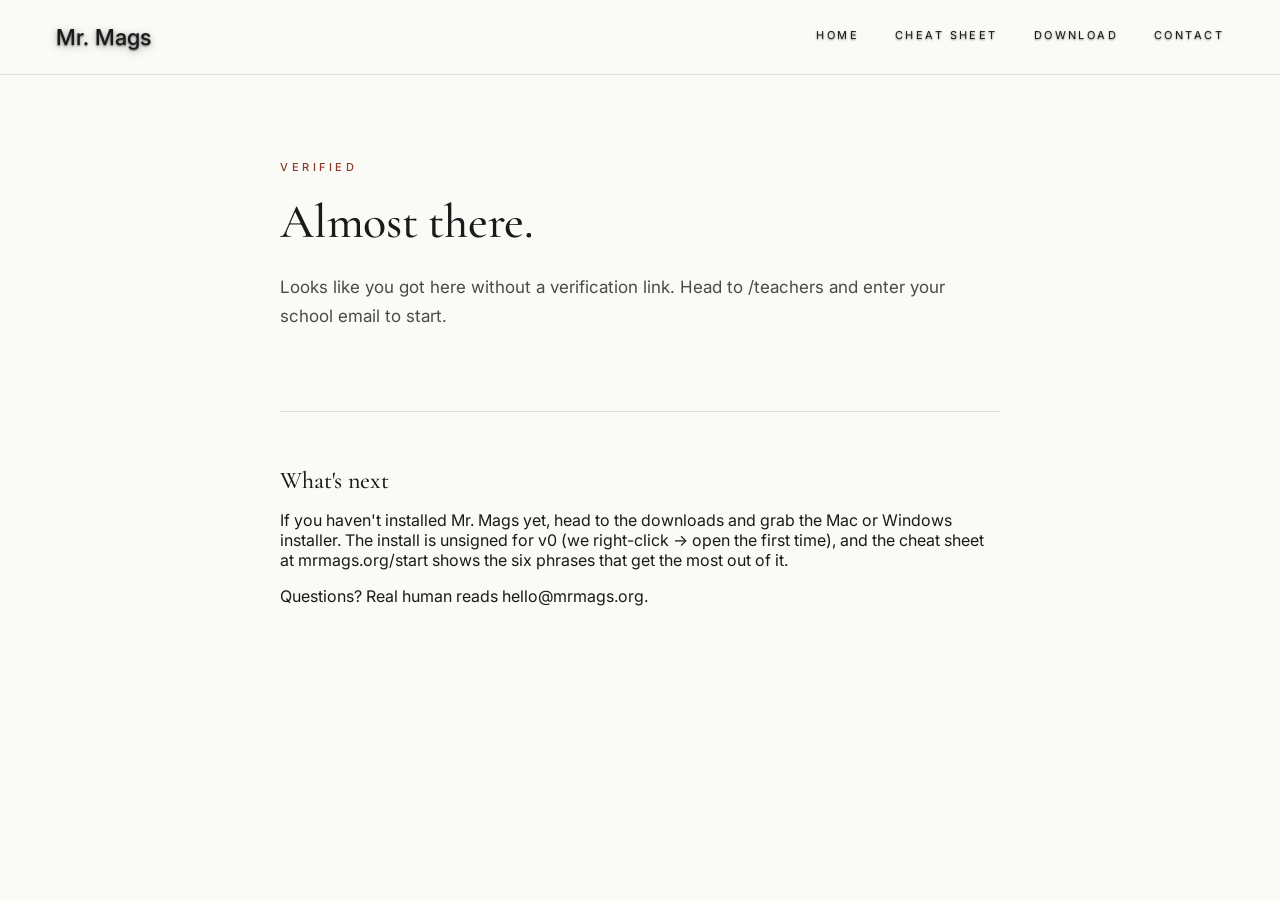
<file: teachers/verified/index.html>
<!DOCTYPE html>
<html lang="en">
<head>
<meta charset="utf-8" />
<meta name="viewport" content="width=device-width, initial-scale=1" />
<title>Mr. Mags — Verified</title>
<meta name="description" content="Your forever-free Mr. Mags teacher license." />
<link rel="icon" href="/favicon.ico" />
<link rel="preconnect" href="https://fonts.googleapis.com" />
<link rel="preconnect" href="https://fonts.gstatic.com" crossorigin />
<link rel="stylesheet" href="/assets/site.css?v=10" />
<link rel="stylesheet" href="/assets/start.css" />
</head>
<body class="start-body">

<header class="start-topbar">
  <a class="logo logo-dark" href="/" aria-label="Mr. Mags home">Mr. Mags</a>
  <nav class="nav nav-dark" aria-label="Primary">
    <a href="/">HOME</a>
    <a href="/start">CHEAT SHEET</a>
    <a href="/#download">DOWNLOAD</a>
    <a href="mailto:hello@mrmags.org">CONTACT</a>
  </nav>
</header>

<main class="start-main">
  <div class="start-container">

    <span class="kicker">Verified</span>
    <h1 id="hdr">You're locked in.</h1>
    <p class="lede" id="lede">
      Welcome to the teachers list. The license below is yours forever — no expiry, no upgrade
      prompts, no fine print. When paid features ship later, you keep them all free.
    </p>

    <section class="license-block" id="license-section">
      <label>Your forever-free license</label>
      <div class="license-row">
        <code id="license-code"></code>
        <button id="copy-btn" type="button">Copy</button>
      </div>
      <p class="hint">
        Today there's nothing to enter this into — while we're in early access, Mr. Mags is free for
        everyone. We're saving your license against your email so the moment paid features ship later,
        your account is already flagged <em>teacher_free_forever</em>. Hold onto this email, or just
        email yourself a copy.
      </p>
    </section>

    <hr class="rule" />

    <section class="phrase-block">
      <h2>What's next</h2>
      <p>
        If you haven't installed Mr. Mags yet, head to <a href="/#download">the downloads</a> and grab the
        Mac or Windows installer. The install is unsigned for v0 (we right-click → open the first time),
        and the cheat sheet at <a href="/start">mrmags.org/start</a> shows the six phrases that get the most out of it.
      </p>
      <p>
        Questions? Real human reads <a href="mailto:hello@mrmags.org">hello@mrmags.org</a>.
      </p>
    </section>

  </div>
</main>

<style>
.license-block {
  margin: 32px 0;
  background: #fff;
  border: 1px solid var(--rule);
  border-radius: 6px;
  padding: 28px;
}

.license-block label {
  display: block;
  font-size: 12px;
  letter-spacing: 0.18em;
  text-transform: uppercase;
  color: var(--accent);
  margin-bottom: 14px;
}

.license-row {
  display: flex;
  gap: 12px;
  align-items: stretch;
}

.license-row code {
  flex: 1;
  padding: 12px 14px;
  background: var(--paper-alt);
  border: 1px solid var(--rule);
  border-radius: 4px;
  font-family: "SF Mono", Menlo, monospace;
  font-size: 12px;
  word-break: break-all;
  color: var(--ink);
  -webkit-user-select: all;
  user-select: all;
}

.license-row button {
  padding: 0 24px;
  background: var(--ink);
  color: #fff;
  border: 0;
  border-radius: 4px;
  font: inherit;
  font-size: 12px;
  letter-spacing: 0.18em;
  text-transform: uppercase;
  cursor: pointer;
  white-space: nowrap;
}

.license-row button:hover { background: var(--accent); }

@media (max-width: 600px) {
  .license-row { flex-direction: column; }
  .license-row button { padding: 12px; }
}
</style>

<script>
const params = new URLSearchParams(location.search);
const license = params.get('license');
const email = params.get('email');
const error = params.get('error');
const already = params.get('already');

const hdr = document.getElementById('hdr');
const lede = document.getElementById('lede');
const section = document.getElementById('license-section');
const code = document.getElementById('license-code');

if (error) {
  hdr.textContent = 'Hmm — something went wrong.';
  let msg = 'Try the verification link again, or request a fresh one at /teachers.';
  if (error === 'expired') msg = 'That link expired (24-hour window). Request a fresh one at /teachers.';
  if (error === 'invalid-or-used') msg = 'That link was already used or never existed. Request a new one at /teachers.';
  if (error === 'missing-token') msg = "There's no verification token in the URL. Did you click the email link?";
  lede.textContent = msg;
  section.hidden = true;
} else if (already && email) {
  hdr.textContent = "You're already on the list.";
  lede.textContent = `${email} is already verified. Check your email for the original license, or email hello@mrmags.org and I'll resend it.`;
  section.hidden = true;
} else if (license) {
  code.textContent = license;
  if (email) {
    lede.textContent = `Welcome to the teachers list, ${email}. The license below is yours forever — no expiry, no upgrade prompts. When paid features ship later, you keep them all free.`;
  }
} else {
  hdr.textContent = 'Almost there.';
  lede.textContent = 'Looks like you got here without a verification link. Head to /teachers and enter your school email to start.';
  section.hidden = true;
}

const btn = document.getElementById('copy-btn');
btn?.addEventListener('click', async () => {
  try {
    await navigator.clipboard.writeText(code.textContent);
    btn.textContent = 'Copied ✓';
    setTimeout(() => { btn.textContent = 'Copy'; }, 2000);
  } catch {
    btn.textContent = 'Press ⌘+C';
  }
});
</script>

</body>
</html>
</file>
<file: assets/site.css>
/* Mr. Mags — landing page.
   Editorial-minimalist. Full-bleed photo hero. No AI-vibes. */

@import url("https://fonts.googleapis.com/css2?family=Caveat:wght@500;600&family=Cormorant+Garamond:wght@400;500&family=Inter:wght@300;400;500&display=swap");

:root {
  --ink:        #1a1a1a;
  --ink-soft:   #4a4a4a;
  --paper:      #fafaf7;          /* warm off-white, not techy */
  --paper-alt:  #f1ede5;          /* even warmer for alt sections */
  --rule:       rgba(26,26,26,.12);
  --accent:     #8c3a2c;          /* terracotta — quiet, unfashionable, warm */
  --max:        1180px;
}

* { box-sizing: border-box; }

html { scroll-behavior: smooth; }

body {
  margin: 0;
  font-family: "Inter", -apple-system, BlinkMacSystemFont, "Segoe UI", system-ui, sans-serif;
  font-weight: 400;
  color: var(--ink);
  background: var(--paper);
  -webkit-font-smoothing: antialiased;
}

a { color: inherit; text-decoration: none; }
a:hover { color: var(--accent); }

/* ── Hero ───────────────────────────────────────────────────────────────── */

.hero {
  position: relative;
  min-height: 100vh;
  background:
    /* Subtle vignette to keep type legible no matter the photo */
    linear-gradient(180deg, rgba(0,0,0,.18) 0%, rgba(0,0,0,0) 30%, rgba(0,0,0,0) 70%, rgba(0,0,0,.25) 100%),
    /* Hero photo — Steve to swap. Until then a warm placeholder gradient. */
    linear-gradient(135deg, #d6c9b3 0%, #b8a382 50%, #8c7558 100%);
  background-size: cover;
  background-position: center;
  background-repeat: no-repeat;
  color: #fff;
  display: flex;
  flex-direction: column;
  justify-content: space-between;
}

.hero[data-photo="true"] {
  background-image:
    linear-gradient(180deg, rgba(0,0,0,.18) 0%, rgba(0,0,0,0) 30%, rgba(0,0,0,0) 70%, rgba(0,0,0,.25) 100%),
    url("/images/hero.jpg");
}

.topbar {
  display: flex;
  align-items: center;
  justify-content: space-between;
  padding: 32px 56px;
}

.logo {
  font-family: "Inter", sans-serif;
  font-weight: 500;
  font-size: 22px;
  letter-spacing: 0;
  color: #fff;
  white-space: nowrap;
  /* Legibility on busy cartoon background — soft dark halo, no harsh shadow */
  text-shadow:
    0 1px 2px rgba(0, 0, 0, 0.55),
    0 2px 8px rgba(0, 0, 0, 0.35);
}

.nav {
  display: flex;
  gap: 36px;
  align-items: center;
}

.nav a {
  font-size: 11px;
  letter-spacing: 0.22em;
  font-weight: 400;
  color: #fff;
  position: relative;
  padding-bottom: 4px;
  text-shadow: 0 1px 2px rgba(0, 0, 0, 0.5);
}

.nav a:hover {
  color: #fff;
}

.nav a:hover::after {
  content: "";
  position: absolute;
  left: 0;
  right: 0;
  bottom: 0;
  height: 1px;
  background: #fff;
}

/* ── Chalkboard-mode nav ─────────────────────────────────────────────────
   When the hero photo is live, the nav becomes part of Mr. Mags's lesson —
   chalk-style list anchored to the right side of the chalkboard, under
   "Remember:". Falls back to the standard top-right inline nav at < 900px
   wide where the cartoon image isn't framing the layout the same way. */

@media (min-width: 900px) {
  /* Brand lives in the photo itself — drop the desktop word-mark in the topbar. */
  .hero[data-photo="true"] .logo { display: none; }

  .hero[data-photo="true"] .topbar {
    align-items: flex-start;
    padding-top: 36px;
    justify-content: flex-end;
  }

  .hero[data-photo="true"] .nav {
    /* Lift the nav off the topbar and onto the chalkboard. The chalkboard
       lives roughly between 31% and 71% of the (1.84:1) image; we anchor
       to the right side of the board where there's empty chalk space. */
    position: absolute;
    top: clamp(140px, 26vh, 280px);
    right: clamp(100px, 22vw, 360px);
    flex-direction: column;
    align-items: flex-start;
    gap: 6px;
    transform: rotate(-1.4deg);
  }

  .hero[data-photo="true"] .nav a {
    /* Chalk styling — Caveat is the chalkboard hand */
    font-family: "Caveat", "Inkfree", "Comic Sans MS", cursive;
    font-weight: 500;
    font-size: clamp(20px, 2.1vw, 28px);
    letter-spacing: 0.01em;
    text-transform: none;
    color: rgba(247, 246, 240, 0.92);
    /* Soft chalk-dust glow rather than a hard outline */
    text-shadow:
      0 0 1px rgba(255, 255, 255, 0.4),
      0 1px 2px rgba(0, 0, 0, 0.25);
    padding: 2px 4px;
  }

  .hero[data-photo="true"] .nav a::before {
    content: "— ";
    opacity: 0.6;
  }

  .hero[data-photo="true"] .nav a:hover {
    color: #fff;
    text-shadow:
      0 0 6px rgba(255, 255, 255, 0.5),
      0 1px 2px rgba(0, 0, 0, 0.3);
  }

  /* Disable the underline-on-hover behavior — looks weird on chalk */
  .hero[data-photo="true"] .nav a:hover::after {
    display: none;
  }
}

.tagline {
  /* Legacy — replaced by chalk overlays. Kept for non-photo gradient hero. */
  align-self: flex-end;
  padding: 0 56px 40px;
  font-family: "Cormorant Garamond", "Georgia", serif;
  font-weight: 400;
  font-style: italic;
  font-size: clamp(14px, 1.4vw, 16px);
  letter-spacing: 0.02em;
  opacity: 0.92;
  max-width: 480px;
  text-align: right;
  line-height: 1.5;
}

/* On photo hero the tagline lives in the bottom-right of the viewport,
   in classroom negative space (not on the chalkboard) — never fights the
   pointer. White-ish chalky color so it reads against the cartoon. */
.hero[data-photo="true"] .tagline {
  color: rgba(247, 246, 240, 0.92);
  text-shadow:
    0 1px 2px rgba(0, 0, 0, 0.45),
    0 0 14px rgba(0, 0, 0, 0.25);
}

/* ── Chalk overlays — desktop only, positioned over the chalkboard ──────
   The hero image is 1212x660 (1.84:1). The chalkboard interior occupies
   roughly 31–71% of the image width and 5–50% of the height. With
   background-size: cover and a typical 16:9 viewport, the image fills
   height and barely crops sides — so the chalkboard's horizontal range
   in viewport coords is ~30–72% of viewport width, and its vertical
   range is ~5–50vh. Overlays anchor to those ranges via clamps. */

.chalk {
  position: absolute;
  font-family: "Caveat", "Inkfree", "Comic Sans MS", cursive;
  color: rgba(247, 246, 240, 0.92);
  font-weight: 500;
  letter-spacing: 0.01em;
  text-shadow:
    0 0 1px rgba(255, 255, 255, 0.4),
    0 1px 2px rgba(0, 0, 0, 0.25);
  pointer-events: none;
  -webkit-user-select: none;
  user-select: none;
  white-space: nowrap;
  display: none;  /* shown only when photo is live + viewport is wide enough */
}

@media (min-width: 900px) {
  .hero[data-photo="true"] .chalk { display: block; }

  .chalk-title {
    /* "Remember:" — upper area of chalkboard, where the pointer aims.
       Position chosen to match the previous baked-in version that
       Steve already approved (image source y=135 of 660 = ~20vh on a
       height-filled image). */
    top: clamp(110px, 18vh, 220px);
    left: 53%;
    transform: translateX(-50%) rotate(-1.6deg);
    font-size: clamp(56px, 7vw, 96px);
    font-weight: 600;
  }

  /* Old chalk-tagline + chalk-promise positions retired — the pointer's
     diagonal cut through them no matter where they sat. Tagline now lives
     as the About-section lead headline (below the hero, sharp serif, lots
     of room). Promise lives as the off-board .tagline at bottom-right of
     the hero (where it always sat happily before this round). */
  .chalk-tagline,
  .chalk-promise { display: none !important; }

  /* Nav stays in the right column, clear of the pointer */
  .hero[data-photo="true"] .nav {
    top: clamp(140px, 26vh, 280px);
  }
}

/* ── Sections ────────────────────────────────────────────────────────── */

.section {
  padding: 110px 56px 110px;
  background: var(--paper);
}

.section-alt {
  background: var(--paper-alt);
}

.container {
  max-width: var(--max);
  margin: 0 auto;
}

.kicker {
  display: inline-block;
  font-size: 11px;
  letter-spacing: 0.32em;
  font-weight: 500;
  color: var(--accent);
  margin-bottom: 22px;
  text-transform: uppercase;
}

/* About section lead — Mr. Mags's promise as a big editorial pull-quote.
   Carries what the chalk-tagline used to say, but with proper breathing
   room and crisp serif rendering. */
.about-lead {
  font-family: "Cormorant Garamond", Georgia, serif !important;
  font-style: italic !important;
  font-weight: 400 !important;
  font-size: clamp(28px, 4.6vw, 56px) !important;
  line-height: 1.18 !important;
  color: var(--ink) !important;
  letter-spacing: -0.005em !important;
  margin: 0 0 36px !important;
  max-width: 880px !important;
}

h2 {
  font-family: "Cormorant Garamond", Georgia, serif;
  font-weight: 500;
  font-size: clamp(32px, 4.6vw, 56px);
  line-height: 1.1;
  letter-spacing: -0.005em;
  color: var(--ink);
  margin: 0 0 28px;
  max-width: 760px;
}

.section p {
  font-size: clamp(15px, 1.2vw, 17px);
  line-height: 1.7;
  color: var(--ink-soft);
  max-width: 660px;
  margin: 0 0 18px;
  font-weight: 400;
}

.section p em {
  font-family: "Cormorant Garamond", Georgia, serif;
  font-style: italic;
  font-size: 1.05em;
  color: var(--ink);
}

.aside {
  border-top: 1px solid var(--rule);
  padding-top: 22px;
  margin-top: 32px;
  font-size: 14px;
  color: var(--ink-soft);
  max-width: 560px;
}

.aside.small { font-size: 13px; }

.cta-row {
  margin-top: 32px !important;
}

.cta-link {
  display: inline-block;
  padding: 14px 28px;
  border: 1px solid var(--ink);
  color: var(--ink);
  font-size: 12px;
  letter-spacing: 0.18em;
  text-transform: uppercase;
  font-weight: 500;
  border-radius: 3px;
  transition: background 0.15s ease, color 0.15s ease;
}

.cta-link:hover {
  background: var(--ink);
  color: #fff;
}

/* ── Download cards ─────────────────────────────────────────────────── */

.downloads {
  display: grid;
  grid-template-columns: repeat(3, 1fr);
  gap: 28px;
  margin-top: 56px;
}

.dl-card {
  border: 1px solid var(--rule);
  background: #fff;
  padding: 32px 28px;
  border-radius: 4px;
}

.dl-card h3 {
  font-family: "Cormorant Garamond", Georgia, serif;
  font-weight: 500;
  font-size: 24px;
  margin: 0 0 12px;
  color: var(--ink);
}

.dl-card p {
  font-size: 14px;
  line-height: 1.6;
  color: var(--ink-soft);
  margin: 0 0 24px;
}

.dl-link {
  display: inline-block;
  font-size: 11px;
  letter-spacing: 0.22em;
  font-weight: 500;
  text-transform: uppercase;
  padding: 10px 18px;
  border: 1px solid var(--ink);
  color: var(--ink);
  border-radius: 2px;
  transition: background 0.15s ease, color 0.15s ease;
}

.dl-link:hover:not(.disabled) {
  background: var(--ink);
  color: #fff;
}

.dl-link.disabled {
  border-color: var(--rule);
  color: var(--rule);
  cursor: default;
}

.dl-hint {
  margin: 14px 0 0 !important;
  font-size: 12px !important;
  color: var(--ink-soft);
}

.dl-hint a {
  color: var(--accent);
  border-bottom: 1px solid transparent;
  transition: border-color .15s;
}

.dl-hint a:hover {
  border-bottom-color: var(--accent);
}

.dl-counter {
  margin: 36px 0 0 !important;
  text-align: center;
  font-family: "Cormorant Garamond", Georgia, serif;
  font-style: italic;
  font-size: 18px !important;
  color: var(--ink-soft) !important;
  letter-spacing: 0.01em;
  min-height: 1.5em;
}

/* ── Footer ─────────────────────────────────────────────────────────── */

.foot {
  background: var(--paper);
  border-top: 1px solid var(--rule);
  padding: 32px 56px;
  font-size: 12px;
  color: var(--ink-soft);
  letter-spacing: 0.02em;
}

.foot-row {
  display: flex;
  flex-wrap: wrap;
  gap: 12px;
  align-items: center;
}

.dot-sep { color: var(--rule); }

/* ── Responsive ─────────────────────────────────────────────────────── */

/* ── Mobile / small-tablet ─────────────────────────────────────────────
   Photo doesn't crop well to portrait (image is 1.84:1 wide). Approach:
   - Hero stops being full-screen — uses the photo's natural aspect ratio
     so the whole cartoon shows, not a thin middle slice.
   - Topbar lifts off the photo and gets its own white band above it,
     keeping logo + nav legible.
   - All chalk overlays + the bottom-right tagline hide.
   - A simple "kicker" line under the photo covers what the chalk text
     would have said on desktop.
   - Section paddings tighten. */

@media (max-width: 899px) {
  .hero,
  .hero[data-photo="true"] {
    min-height: 0;
    display: block;
    background-size: cover;
    background-position: center 30%;
    aspect-ratio: 1.84 / 1;
    color: var(--ink);  /* topbar lifts off photo */
  }
  .hero[data-photo="true"] .chalk { display: none !important; }
  .hero[data-photo="true"] .tagline { display: none; }

  .topbar {
    position: relative;
    background: var(--paper);
    padding: 18px 22px;
    border-bottom: 1px solid var(--rule);
  }
  .logo { color: var(--ink); text-shadow: none; }
  .nav a { color: var(--ink); text-shadow: none; }
  .nav a::before { content: none; }
  .nav { transform: none; position: static; flex-direction: row; gap: 18px; }
  .nav a { font-family: "Inter", sans-serif; font-size: 11px; letter-spacing: 0.18em; font-weight: 400; }

  /* Mobile-only intro line under the photo — restores the brand statement
     that the chalk overlays carry on desktop. */
  .mobile-intro {
    display: block;
    padding: 36px 24px 24px;
    text-align: center;
    background: var(--paper);
  }
  .mobile-intro h1 {
    font-family: "Cormorant Garamond", Georgia, serif;
    font-weight: 500;
    font-size: clamp(28px, 6.5vw, 38px);
    line-height: 1.15;
    letter-spacing: -0.005em;
    margin: 0 0 14px;
  }
  .mobile-intro p {
    font-size: 15px;
    line-height: 1.5;
    color: var(--ink-soft);
    margin: 0;
  }

  .section { padding: 56px 24px; }
  .downloads { grid-template-columns: 1fr; }
  .foot { padding: 24px; flex-wrap: wrap; }
}

/* Hide the mobile intro at desktop sizes */
@media (min-width: 900px) {
  .mobile-intro { display: none; }
}

/* ── PayPal / purchase section ─────────────────────────────────────────── */

.paypal-section {
  margin: 32px 0 8px;
  max-width: 400px;
}

.buy-label {
  font-size: 14px;
  font-weight: 500;
  color: var(--ink-soft);
  margin: 0 0 12px;
  letter-spacing: 0.01em;
}

.buy-note {
  font-size: 13px;
  color: var(--ink-soft);
  margin: 10px 0 0;
}

.teachers-note {
  margin-top: 28px;
  padding: 14px 18px;
  background: var(--paper-alt);
  border-left: 3px solid var(--accent);
  border-radius: 0 4px 4px 0;
}

.hidden {
  display: none;
}

.license-loading {
  font-size: 14px;
  color: var(--ink-soft);
  font-style: italic;
  padding: 12px 0;
}

.license-success {
  padding: 20px 24px;
  background: var(--paper-alt);
  border-radius: 6px;
  margin-top: 8px;
}

.license-success h3 {
  font-family: "Cormorant Garamond", serif;
  font-weight: 500;
  font-size: 22px;
  margin: 0 0 10px;
  color: var(--ink);
}

.license-success p {
  font-size: 14px;
  color: var(--ink-soft);
  margin: 8px 0;
  line-height: 1.6;
}

.license-key-display {
  display: block;
  font-family: "SF Mono", Menlo, Consolas, monospace;
  font-size: 15px;
  font-weight: 600;
  color: var(--accent);
  letter-spacing: 0.08em;
  word-break: break-all;
  padding: 14px 16px;
  background: #fff;
  border: 1px solid var(--rule);
  border-radius: 4px;
  margin: 12px 0;
  user-select: all;
}

/* ── Footer products ───────────────────────────────────────────────────── */

.foot-products {
  padding: 28px 0 20px;
  border-bottom: 1px solid var(--rule);
  margin-bottom: 16px;
}

.foot-group-label {
  display: block;
  font-size: 11px;
  font-family: "Inter", sans-serif;
  font-weight: 500;
  letter-spacing: 0.1em;
  text-transform: uppercase;
  color: var(--ink-soft);
  margin-bottom: 12px;
}

.foot-product-links {
  display: flex;
  flex-wrap: wrap;
  gap: 8px 24px;
}

.foot-product-links a {
  font-size: 13px;
  color: var(--ink-soft);
  text-decoration: none;
  transition: color 0.15s;
}

.foot-product-links a:hover {
  color: var(--accent);
}

@media (max-width: 600px) {
  .foot-product-links {
    flex-direction: column;
    gap: 8px;
  }
  .paypal-section {
    max-width: 100%;
  }
}
</file>
<file: assets/start.css>
/* Mr. Mags /start — print-friendly cheat sheet page.
   Keeps the main site's typography family but uses a paper-on-paper layout
   instead of full-bleed photo. */

.start-body {
  background: var(--paper);
  color: var(--ink);
}

.start-topbar {
  display: flex;
  align-items: center;
  justify-content: space-between;
  padding: 24px 56px;
  border-bottom: 1px solid var(--rule);
}

.logo-dark {
  color: var(--ink) !important;
}

.nav-dark a {
  color: var(--ink) !important;
}

.nav-dark a:hover::after {
  background: var(--ink) !important;
}

.start-main {
  padding: 80px 56px 110px;
}

.start-container {
  max-width: 720px;
  margin: 0 auto;
}

.start-container h1 {
  font-family: "Cormorant Garamond", Georgia, serif;
  font-weight: 500;
  font-size: clamp(34px, 4.6vw, 48px);
  line-height: 1.1;
  letter-spacing: -0.005em;
  color: var(--ink);
  margin: 0 0 24px;
}

.lede {
  font-size: 17px;
  line-height: 1.7;
  color: var(--ink-soft);
  margin: 0 0 56px;
}

.phrase-block {
  margin: 48px 0;
}

.phrase-block h2 {
  font-family: "Cormorant Garamond", Georgia, serif;
  font-weight: 500;
  font-size: 24px;
  margin: 0 0 16px;
  color: var(--ink);
  letter-spacing: 0;
}

.phrase {
  font-size: 17px;
  line-height: 1.6;
  color: var(--ink);
  margin: 8px 0;
  padding-left: 24px;
  border-left: 2px solid var(--accent);
  font-style: italic;
  font-family: "Cormorant Garamond", Georgia, serif;
  font-size: 20px;
}

.phrase em {
  color: var(--ink-soft);
  font-style: italic;
}

.meta {
  font-size: 14px;
  line-height: 1.6;
  color: var(--ink-soft);
  margin: 14px 0 0;
  padding-left: 26px;
}

.rule {
  border: 0;
  border-top: 1px solid var(--rule);
  margin: 80px 0 56px;
}

.troubleshoot h2 {
  font-family: "Cormorant Garamond", Georgia, serif;
  font-weight: 500;
  font-size: 28px;
  margin: 0 0 28px;
  color: var(--ink);
}

.troubleshoot dl {
  margin: 0;
}

.troubleshoot dt {
  font-weight: 500;
  color: var(--ink);
  margin: 24px 0 6px;
}

.troubleshoot dd {
  margin: 0 0 0 0;
  color: var(--ink-soft);
  font-size: 15px;
  line-height: 1.6;
}

.troubleshoot code {
  background: var(--paper-alt);
  padding: 2px 6px;
  border-radius: 3px;
  font-size: 0.92em;
  font-family: "SF Mono", Menlo, monospace;
}

.signoff {
  margin-top: 56px;
  padding-top: 32px;
  border-top: 1px solid var(--rule);
  font-size: 14px;
  color: var(--ink-soft);
  text-align: center;
}

.signoff a {
  color: var(--accent);
}

@media (max-width: 720px) {
  .start-topbar { padding: 18px 24px; flex-wrap: wrap; gap: 16px; }
  .start-main { padding: 40px 24px 60px; }
  .nav { gap: 18px; }
  .phrase { font-size: 18px; padding-left: 18px; }
}

/* Print: paper-friendly ink-on-paper, no nav */
@media print {
  .start-topbar { display: none; }
  .start-main { padding: 0; }
  .start-container { max-width: none; }
  body { font-size: 11pt; }
  .start-container h1 { font-size: 24pt; }
  .phrase { font-size: 13pt; }
}
</file>
